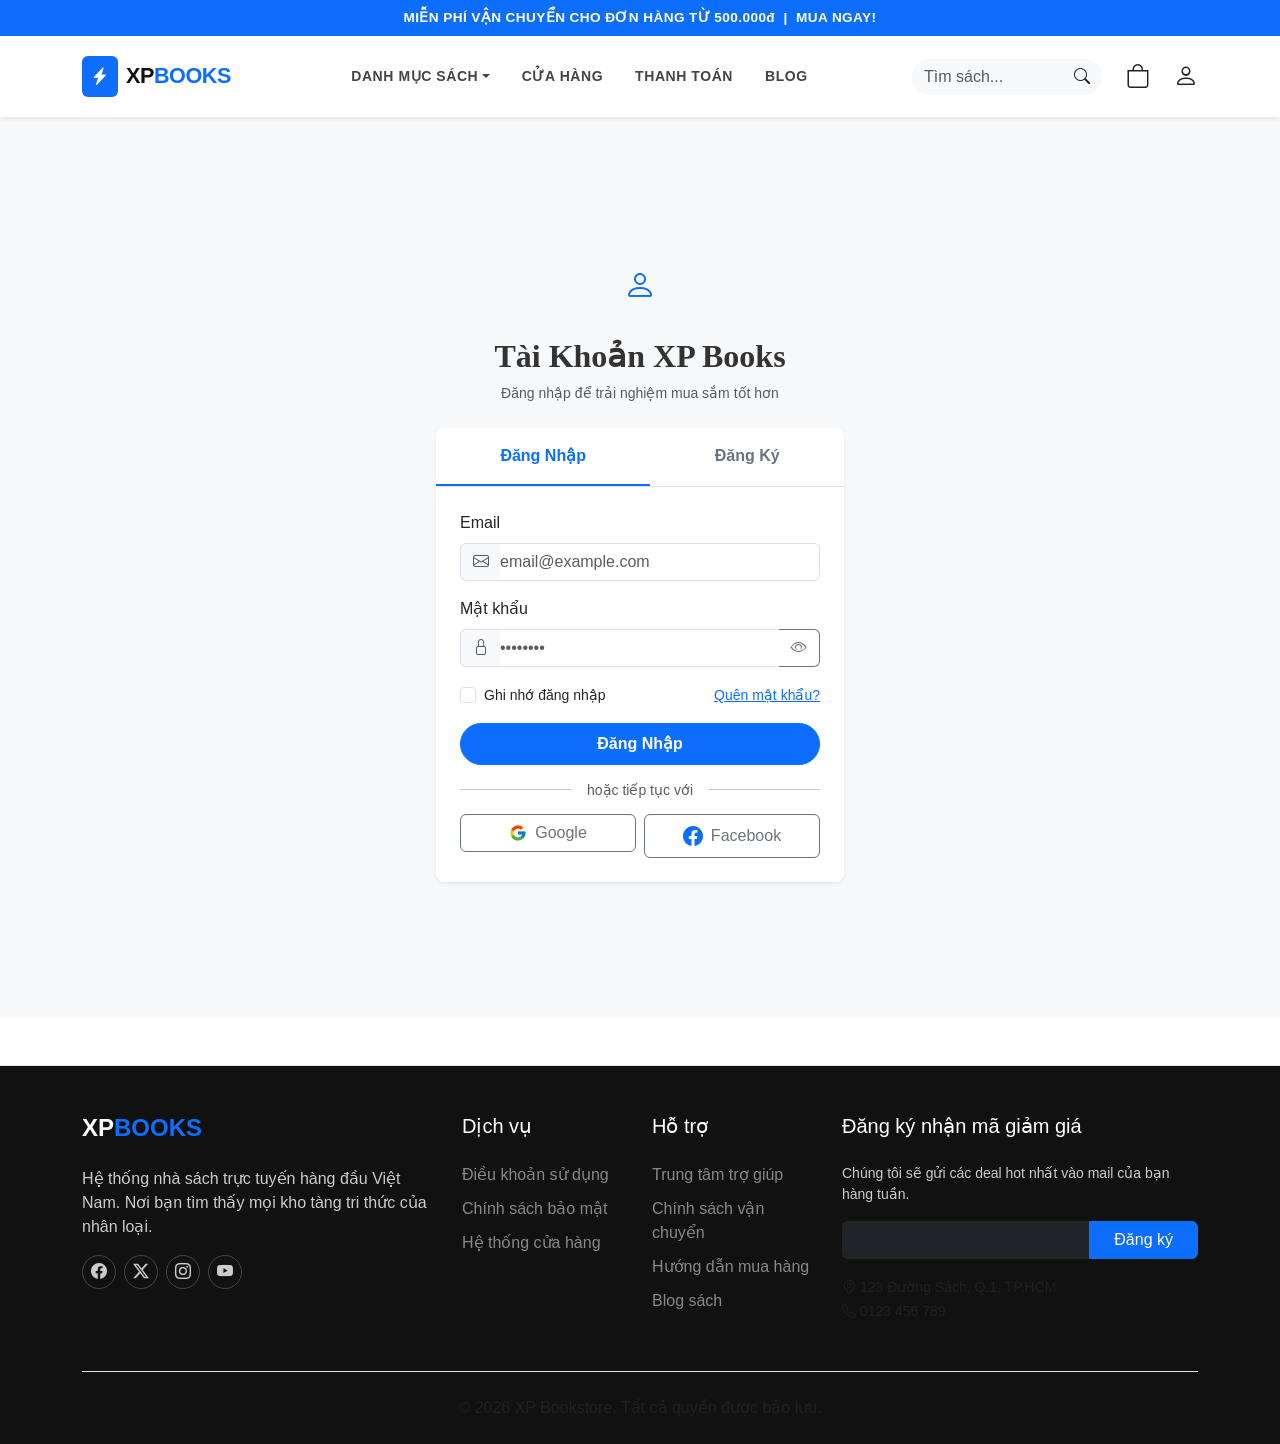
<file: DuAnWeb/de-tai-nhom/HTML/account.html>
<!DOCTYPE html>
<html lang="vi">

<head>
  <meta charset="UTF-8">
  <meta name="viewport" content="width=device-width, initial-scale=1.0">
  <title>Tài Khoản - XP Books</title>
  <link rel="stylesheet" href="https://cdn.jsdelivr.net/npm/bootstrap@5.3.2/dist/css/bootstrap.min.css">
  <link rel="stylesheet" href="https://cdn.jsdelivr.net/npm/bootstrap-icons@1.11.3/font/bootstrap-icons.min.css">
  <link rel="stylesheet" href="../CSS/style.css">
</head>

<body>

  <div id="navbar-placeholder"></div>

  <div class="d-flex align-items-center justify-content-center py-5 min-vh-100 bg-light">
    <div style="width:100%;max-width:440px" class="px-3">
      <div class="text-center mb-4">
        <div class="rounded-circle bg-light d-inline-flex align-items-center justify-content-center mb-3"
          style="width:70px;height:70px">
          <i class="bi bi-person text-primary fs-2"></i>
        </div>
        <h2 class="fw-bold">Tài Khoản XP Books</h2>
        <p class="text-muted small">Đăng nhập để trải nghiệm mua sắm tốt hơn</p>
      </div>

      <div class="card border-0 shadow-sm rounded-3 overflow-hidden">
        <!-- Tabs -->
        <div class="d-flex border-bottom">
          <button class="account-tab active flex-fill" id="tab-login" onclick="switchTab('login')">Đăng Nhập</button>
          <button class="account-tab flex-fill" id="tab-register" onclick="switchTab('register')">Đăng Ký</button>
        </div>

        <div id="success-alert" class="alert alert-success m-3 mb-0 d-flex align-items-center gap-2 py-2 d-none">
          <i class="bi bi-check-circle-fill"></i>
          <span id="success-msg"></span>
        </div>

        <!-- LOGIN FORM -->
        <div id="login-form" class="p-4">
          <form onsubmit="handleLogin(event)">
            <div class="mb-3">
              <label class="form-label fw-medium">Email</label>
              <div class="input-group">
                <span class="input-group-text bg-light border-end-0"><i class="bi bi-envelope text-muted"></i></span>
                <input type="email" class="form-control border-start-0 ps-0" id="login-email"
                  placeholder="email@example.com" required>
              </div>
            </div>
            <div class="mb-3">
              <label class="form-label fw-medium">Mật khẩu</label>
              <div class="input-group">
                <span class="input-group-text bg-light border-end-0"><i class="bi bi-lock text-muted"></i></span>
                <input type="password" class="form-control border-start-0 border-end-0 ps-0" id="login-password"
                  placeholder="••••••••" required>
                <button class="btn btn-outline-secondary border-start-0" type="button"
                  onclick="togglePwd('login-password', this)">
                  <i class="bi bi-eye"></i>
                </button>
              </div>
            </div>
            <div class="d-flex justify-content-between align-items-center mb-3">
              <div class="form-check mb-0">
                <input type="checkbox" class="form-check-input" id="remember">
                <label class="form-check-label small" for="remember">Ghi nhớ đăng nhập</label>
              </div>
              <a href="#" class="small text-primary">Quên mật khẩu?</a>
            </div>
            <button type="submit" class="btn btn-primary w-100 rounded-pill fw-bold py-2">Đăng Nhập</button>
            <div class="position-relative my-4">
              <hr>
              <span class="position-absolute top-50 start-50 translate-middle bg-white px-3 text-muted small">hoặc tiếp
                tục với</span>
            </div>
            <div class="row g-2">
              <div class="col-6">
                <button type="button"
                  class="btn btn-outline-secondary w-100 d-flex align-items-center justify-content-center gap-2">
                  <svg width="18" height="18" viewBox="0 0 48 48">
                    <path fill="#FFC107"
                      d="M43.611 20.083H42V20H24v8h11.303c-1.649 4.657-6.08 8-11.303 8c-6.627 0-12-5.373-12-12s5.373-12 12-12c3.059 0 5.842 1.154 7.961 3.039l5.657-5.657C34.046 6.053 29.268 4 24 4C12.955 4 4 12.955 4 24s8.955 20 20 20s20-8.955 20-20c0-1.341-.138-2.65-.389-3.917z" />
                    <path fill="#FF3D00"
                      d="m6.306 14.691 6.571 4.819C14.655 15.108 18.961 12 24 12c3.059 0 5.842 1.154 7.961 3.039l5.657-5.657C34.046 6.053 29.268 4 24 4C16.318 4 9.656 8.337 6.306 14.691z" />
                    <path fill="#4CAF50"
                      d="M24 44c5.166 0 9.86-1.977 13.409-5.192l-6.19-5.238A11.91 11.91 0 0 1 24 36c-5.202 0-9.619-3.317-11.283-7.946l-6.522 5.025C9.505 39.556 16.227 44 24 44z" />
                    <path fill="#1976D2"
                      d="M43.611 20.083H42V20H24v8h11.303a12.04 12.04 0 0 1-4.087 5.571l.003-.002 6.19 5.238C36.971 39.205 44 34 44 24c0-1.341-.138-2.65-.389-3.917z" />
                  </svg>
                  Google
                </button>
              </div>
              <div class="col-6">
                <button type="button"
                  class="btn btn-outline-secondary w-100 d-flex align-items-center justify-content-center gap-2">
                  <i class="bi bi-facebook text-primary fs-5"></i> Facebook
                </button>
              </div>
            </div>
          </form>
        </div>

        <!-- REGISTER FORM -->
        <div id="register-form" class="p-4 d-none">
          <form onsubmit="handleRegister(event)">
            <div class="mb-3">
              <label class="form-label fw-medium">Họ và tên</label>
              <div class="input-group">
                <span class="input-group-text bg-light border-end-0"><i class="bi bi-person text-muted"></i></span>
                <input type="text" class="form-control border-start-0 ps-0" id="reg-name" placeholder="Nguyễn Văn A"
                  required>
              </div>
            </div>
            <div class="mb-3">
              <label class="form-label fw-medium">Email</label>
              <div class="input-group">
                <span class="input-group-text bg-light border-end-0"><i class="bi bi-envelope text-muted"></i></span>
                <input type="email" class="form-control border-start-0 ps-0" id="reg-email"
                  placeholder="email@example.com" required>
              </div>
            </div>
            <div class="mb-3">
              <label class="form-label fw-medium">Số điện thoại</label>
              <div class="input-group">
                <span class="input-group-text bg-light border-end-0"><i class="bi bi-telephone text-muted"></i></span>
                <input type="tel" class="form-control border-start-0 ps-0" id="reg-phone" placeholder="0123 456 789">
              </div>
            </div>
            <div class="mb-3">
              <label class="form-label fw-medium">Mật khẩu</label>
              <div class="input-group">
                <span class="input-group-text bg-light border-end-0"><i class="bi bi-lock text-muted"></i></span>
                <input type="password" class="form-control border-start-0 border-end-0 ps-0" id="reg-pwd"
                  placeholder="Tối thiểu 6 ký tự" minlength="6" required>
                <button class="btn btn-outline-secondary border-start-0" type="button"
                  onclick="togglePwd('reg-pwd', this)">
                  <i class="bi bi-eye"></i>
                </button>
              </div>
            </div>
            <div class="mb-3">
              <label class="form-label fw-medium">Xác nhận mật khẩu</label>
              <div class="input-group">
                <span class="input-group-text bg-light border-end-0"><i class="bi bi-lock text-muted"></i></span>
                <input type="password" class="form-control border-start-0 ps-0" id="reg-confirm"
                  placeholder="Nhập lại mật khẩu" required>
              </div>
            </div>
            <div class="form-check mb-3">
              <input type="checkbox" class="form-check-input" id="agree" required>
              <label class="form-check-label small" for="agree">
                Tôi đồng ý với <a href="#" class="text-primary">Điều khoản sử dụng</a> và <a href="#"
                  class="text-primary">Chính sách bảo mật</a>
              </label>
            </div>
            <button type="submit" class="btn btn-primary w-100 rounded-pill fw-bold py-2">Tạo Tài Khoản</button>
          </form>
        </div>
      </div>
    </div>
  </div>

  <div id="footer-placeholder"></div>

  <script src="https://cdn.jsdelivr.net/npm/bootstrap@5.3.2/dist/js/bootstrap.bundle.min.js"></script>
  <script src="../JavaScript/books.js"></script>
  <script src="../JavaScript/cart.js"></script>
  <script src="../JavaScript/components.js"></script>
  <script>
    renderNavbar('');
    renderFooter();

    function switchTab(tab) {
      document.getElementById('login-form').classList.toggle('d-none', tab !== 'login');
      document.getElementById('register-form').classList.toggle('d-none', tab !== 'register');
      document.getElementById('tab-login').classList.toggle('active', tab === 'login');
      document.getElementById('tab-register').classList.toggle('active', tab === 'register');
      document.getElementById('success-alert').classList.add('d-none');
    }

    function showSuccess(msg) {
      const el = document.getElementById('success-alert');
      document.getElementById('success-msg').textContent = msg;
      el.classList.remove('d-none');
      setTimeout(() => el.classList.add('d-none'), 4000);
    }

    function togglePwd(inputId, btn) {
      const input = document.getElementById(inputId);
      const isHidden = input.type === 'password';
      input.type = isHidden ? 'text' : 'password';
      btn.innerHTML = isHidden ? '<i class="bi bi-eye-slash"></i>' : '<i class="bi bi-eye"></i>';
    }

    function handleLogin(e) {
      e.preventDefault();
      showSuccess('Đăng nhập thành công! Chào mừng bạn trở lại XP Books.');
    }

    function handleRegister(e) {
      e.preventDefault();
      const pwd = document.getElementById('reg-pwd').value;
      const confirm = document.getElementById('reg-confirm').value;
      if (pwd !== confirm) { alert('Mật khẩu xác nhận không khớp!'); return; }
      showSuccess('Tạo tài khoản thành công! Chào mừng bạn đến với XP Books.');
    }
  </script>
</body>

</html>
</file>
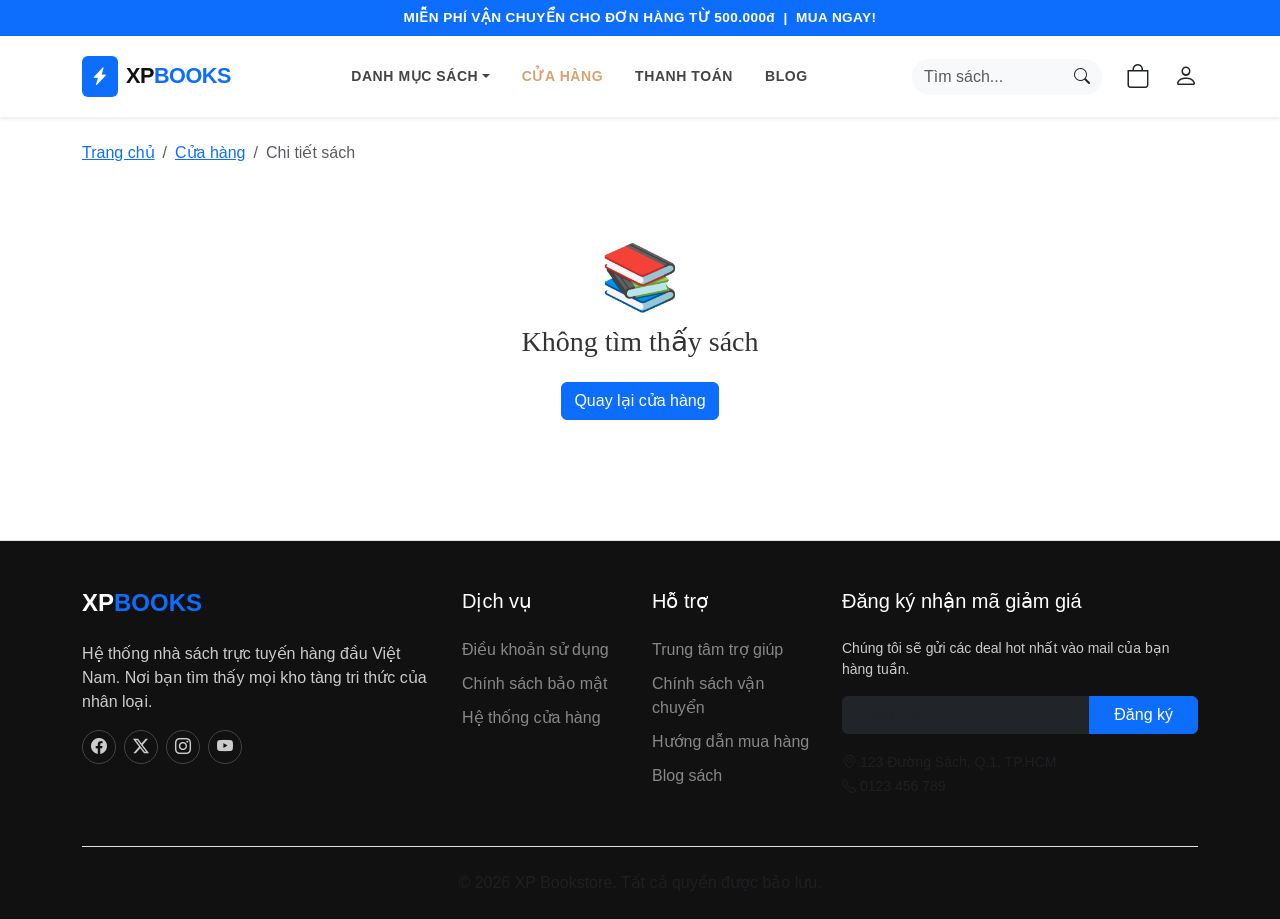
<file: DuAnWeb/de-tai-nhom/HTML/book-detail.html>
<!DOCTYPE html>
<html lang="vi">

<head>
  <meta charset="UTF-8">
  <meta name="viewport" content="width=device-width, initial-scale=1.0">
  <title>Chi Tiết Sách - XP Books</title>
  <link rel="stylesheet" href="https://cdn.jsdelivr.net/npm/bootstrap@5.3.2/dist/css/bootstrap.min.css">
  <link rel="stylesheet" href="https://cdn.jsdelivr.net/npm/bootstrap-icons@1.11.3/font/bootstrap-icons.min.css">
  <link rel="stylesheet" href="../CSS/style.css">
</head>

<body>

  <div id="navbar-placeholder"></div>

  <div class="container py-4">
    <nav aria-label="breadcrumb" class="mb-3">
      <ol class="breadcrumb">
        <li class="breadcrumb-item"><a href="index.html" class="text-primary">Trang chủ</a></li>
        <li class="breadcrumb-item"><a href="shop.html" class="text-primary">Cửa hàng</a></li>
        <li class="breadcrumb-item active" id="bc-title">Chi tiết sách</li>
      </ol>
    </nav>

    <div id="book-content"></div>
    <div id="related-section" class="mt-5 d-none">
      <h4 class="fw-bold mb-4">Sách Liên Quan</h4>
      <div class="row row-cols-1 row-cols-sm-2 row-cols-lg-4 g-4" id="related-books"></div>
    </div>
  </div>

  <div id="footer-placeholder"></div>

  <script src="https://cdn.jsdelivr.net/npm/bootstrap@5.3.2/dist/js/bootstrap.bundle.min.js"></script>
  <script src="../JavaScript/books.js"></script>
  <script src="../JavaScript/cart.js"></script>
  <script src="../JavaScript/components.js"></script>
  <script>
    renderNavbar('shop');
    renderFooter();

    const params = new URLSearchParams(window.location.search);
    const id = parseInt(params.get('id'));
    const book = BOOKS.find(b => b.id === id);

    if (!book) {
      document.getElementById('book-content').innerHTML = `
      <div class="text-center py-5">
        <div style="font-size:4rem">📚</div>
        <h3>Không tìm thấy sách</h3>
        <a href="shop.html" class="btn btn-primary mt-3">Quay lại cửa hàng</a>
      </div>`;
    } else {
      document.title = `${book.title} - XP Books`;
      document.getElementById('bc-title').textContent = book.title;
      const discount = Math.round((1 - book.price / book.originalPrice) * 100);

      document.getElementById('book-content').innerHTML = `
      <div class="card border-0 shadow-sm rounded-3 overflow-hidden">
        <div class="card-body p-4">
          <div class="row g-4">
            <div class="col-md-4 text-center">
              <div class="position-relative d-inline-block">
                <img src="${book.cover}" alt="${book.title}" class="img-fluid rounded-3 shadow" style="max-height:380px;object-fit:cover">
                ${book.isNew ? '<span class="badge bg-success position-absolute top-0 start-0 m-2">MỚI</span>' : ''}
                ${discount > 0 ? `<span class="badge bg-warning text-dark position-absolute top-0 end-0 m-2">-${discount}%</span>` : ''}
              </div>
              <div class="mt-4 d-flex gap-2 justify-content-center">
                <button class="btn btn-primary px-4 rounded-pill" onclick='Cart.addItem(${JSON.stringify({ id: book.id, title: book.title, author: book.author, price: book.price, cover: book.cover })})'>
                  <i class="bi bi-cart-plus"></i> Thêm vào giỏ
                </button>
                <button class="btn btn-outline-secondary rounded-pill" onclick='Cart.addItem(${JSON.stringify({ id: book.id, title: book.title, author: book.author, price: book.price, cover: book.cover })}); window.location.href="checkout.html"'>
                  Mua ngay
                </button>
              </div>
              <button class="btn btn-outline-secondary btn-sm mt-2 rounded-pill w-100">
                <i class="bi bi-heart"></i> Thêm vào yêu thích
              </button>
            </div>
            <div class="col-md-8">
              <span class="badge bg-light text-primary mb-2">${book.category}</span>
              <h2 class="fw-bold mb-1">${book.title}</h2>
              <p class="text-muted mb-2">Tác giả: <strong>${book.author}</strong></p>
              <div class="d-flex align-items-center gap-2 mb-3">
                ${renderStars(book.rating)}
                <strong>${book.rating}</strong>
                <span class="text-muted small">(${book.reviews.toLocaleString()} đánh giá)</span>
              </div>
              <div class="mb-4">
                <span class="fs-2 fw-bold text-primary">${formatPrice(book.price)}</span>
                ${book.originalPrice > book.price ? `<span class="text-muted text-decoration-line-through ms-2 fs-5">${formatPrice(book.originalPrice)}</span>` : ''}
              </div>
              <p class="text-muted lh-lg mb-4">${book.description}</p>
              <div class="row g-3 mb-4">
                <div class="col-4">
                  <div class="bg-light rounded-3 p-3 text-center">
                    <i class="bi bi-book text-primary fs-4 d-block mb-1"></i>
                    <small class="text-muted d-block">Số trang</small>
                    <strong>${book.pages}</strong>
                  </div>
                </div>
                <div class="col-4">
                  <div class="bg-light rounded-3 p-3 text-center">
                    <i class="bi bi-building text-primary fs-4 d-block mb-1"></i>
                    <small class="text-muted d-block">Nhà xuất bản</small>
                    <strong style="font-size:.8rem">${book.publisher.replace('NXB ', '')}</strong>
                  </div>
                </div>
                <div class="col-4">
                  <div class="bg-light rounded-3 p-3 text-center">
                    <i class="bi bi-calendar text-primary fs-4 d-block mb-1"></i>
                    <small class="text-muted d-block">Năm</small>
                    <strong>${new Date(book.addedDate).getFullYear()}</strong>
                  </div>
                </div>
              </div>
              <div class="d-flex gap-3 text-muted small">
                <span><i class="bi bi-truck text-primary"></i> Miễn phí vận chuyển từ 150.000đ</span>
                <span><i class="bi bi-shield-check text-primary"></i> Đảm bảo chính hãng</span>
              </div>
            </div>
          </div>
        </div>
      </div>`;

      const related = BOOKS.filter(b => b.category === book.category && b.id !== book.id).slice(0, 4);
      if (related.length > 0) {
        document.getElementById('related-section').classList.remove('d-none');
        document.getElementById('related-books').innerHTML = related.map(b => renderBookCard(b)).join('');
      }
    }
  </script>
</body>

</html>
</file>
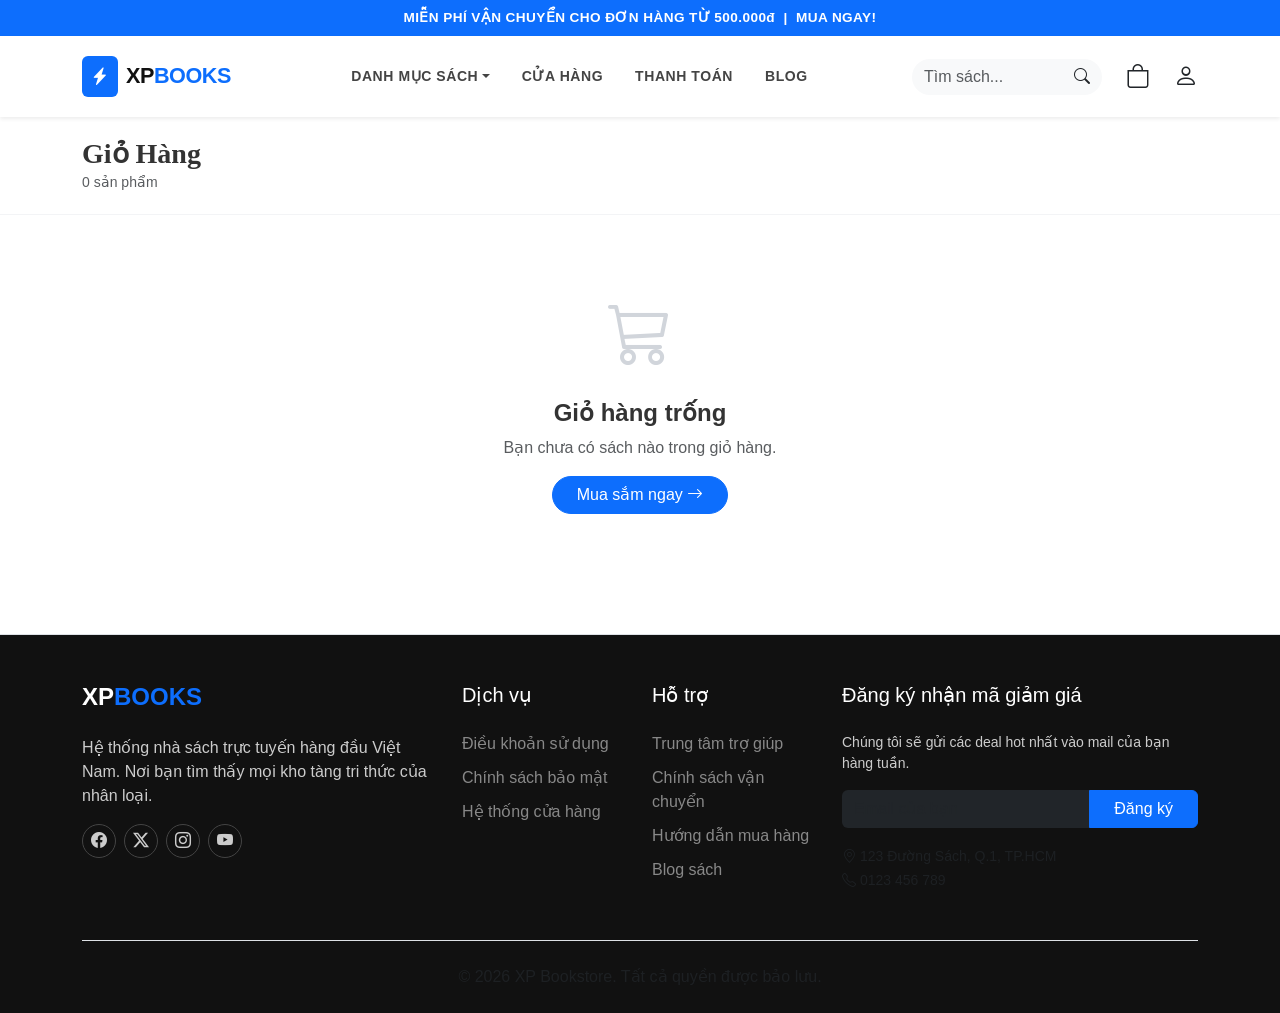
<file: DuAnWeb/de-tai-nhom/HTML/cart.html>
<!DOCTYPE html>
<html lang="vi">

<head>
  <meta charset="UTF-8">
  <meta name="viewport" content="width=device-width, initial-scale=1.0">
  <title>Giỏ Hàng - XP Books</title>
  <link rel="stylesheet" href="https://cdn.jsdelivr.net/npm/bootstrap@5.3.2/dist/css/bootstrap.min.css">
  <link rel="stylesheet" href="https://cdn.jsdelivr.net/npm/bootstrap-icons@1.11.3/font/bootstrap-icons.min.css">
  <link rel="stylesheet" href="../CSS/style.css">
</head>

<body>

  <div id="navbar-placeholder"></div>

  <div class="page-title-bar">
    <div class="container">
      <h1 class="fw-bold mb-0 fs-3">Giỏ Hàng</h1>
      <small class="text-muted" id="cart-count-label">0 sản phẩm</small>
    </div>
  </div>

  <div class="container py-4">
    <div id="empty-cart" class="text-center py-5 d-none">
      <i class="bi bi-cart3" style="font-size:4rem;color:#d1d5db"></i>
      <h4 class="mt-3 fw-bold">Giỏ hàng trống</h4>
      <p class="text-muted">Bạn chưa có sách nào trong giỏ hàng.</p>
      <a href="shop.html" class="btn btn-primary rounded-pill px-4">Mua sắm ngay <i class="bi bi-arrow-right"></i></a>
    </div>

    <div id="cart-main" class="d-none">
      <div class="row g-4">
        <div class="col-lg-8">
          <div class="card border-0 shadow-sm rounded-3">
            <div class="card-body p-0">
              <div id="cart-items-list"></div>
            </div>
          </div>
          <div class="d-flex justify-content-between align-items-center mt-3">
            <a href="shop.html" class="btn btn-outline-secondary btn-sm rounded-pill">
              <i class="bi bi-arrow-left"></i> Tiếp tục mua sắm
            </a>
            <button class="btn btn-outline-danger btn-sm rounded-pill" onclick="clearAll()">
              <i class="bi bi-trash"></i> Xóa tất cả
            </button>
          </div>
        </div>

        <div class="col-lg-4">
          <div class="card border-0 shadow-sm rounded-3 sticky-top" style="top:76px">
            <div class="card-body">
              <h5 class="fw-bold mb-3">Tóm Tắt Đơn Hàng</h5>
              <div class="d-flex justify-content-between mb-2 small">
                <span class="text-muted">Tạm tính</span>
                <span id="subtotal-val" class="fw-medium">0đ</span>
              </div>
              <div class="d-flex justify-content-between mb-2 small">
                <span class="text-muted">Phí vận chuyển</span>
                <span id="shipping-val" class="fw-medium">30.000đ</span>
              </div>
              <div id="free-ship-note" class="alert alert-warning py-1 px-2 small mb-2 d-none">
                Mua thêm <strong id="more-to-free">0đ</strong> để được miễn phí vận chuyển
              </div>
              <hr>
              <div class="d-flex justify-content-between mb-3 fw-bold">
                <span>Tổng cộng</span>
                <span class="text-primary fs-5" id="total-val">0đ</span>
              </div>
              <div class="input-group mb-3">
                <input type="text" class="form-control form-control-sm" placeholder="Mã giảm giá">
                <button class="btn btn-outline-secondary btn-sm">Áp dụng</button>
              </div>
              <a href="checkout.html" class="btn btn-primary w-100 rounded-pill fw-bold">
                Thanh Toán <i class="bi bi-arrow-right"></i>
              </a>
            </div>
          </div>
        </div>
      </div>
    </div>
  </div>

  <div id="footer-placeholder"></div>

  <script src="https://cdn.jsdelivr.net/npm/bootstrap@5.3.2/dist/js/bootstrap.bundle.min.js"></script>
  <script src="../JavaScript/books.js"></script>
  <script src="../JavaScript/cart.js"></script>
  <script src="../JavaScript/components.js"></script>
  <script>
    renderNavbar('');
    renderFooter();

    function renderCartPage() {
      const items = Cart.getItems();
      const total = Cart.getTotal();
      const shipping = total >= 150000 ? 0 : 30000;
      const grandTotal = total + shipping;

      document.getElementById('cart-count-label').textContent = `${items.length} sản phẩm`;

      if (items.length === 0) {
        document.getElementById('empty-cart').classList.remove('d-none');
        document.getElementById('cart-main').classList.add('d-none');
        return;
      }
      document.getElementById('empty-cart').classList.add('d-none');
      document.getElementById('cart-main').classList.remove('d-none');

      document.getElementById('subtotal-val').textContent = formatPrice(total);
      document.getElementById('shipping-val').textContent = shipping === 0 ? '<span class="text-success">Miễn phí</span>' : formatPrice(shipping);
      document.getElementById('shipping-val').innerHTML = shipping === 0 ? '<span class="text-success fw-medium">Miễn phí</span>' : formatPrice(shipping);
      document.getElementById('total-val').textContent = formatPrice(grandTotal);

      const noteEl = document.getElementById('free-ship-note');
      if (shipping > 0) {
        noteEl.classList.remove('d-none');
        document.getElementById('more-to-free').textContent = formatPrice(150000 - total);
      } else {
        noteEl.classList.add('d-none');
      }

      const list = document.getElementById('cart-items-list');
      list.innerHTML = items.map((item, idx) => `
      <div class="d-flex align-items-center gap-3 p-3 ${idx < items.length - 1 ? 'border-bottom' : ''}">
        <a href="book-detail.html?id=${item.id}">
          <img src="${item.cover}" alt="${item.title}" style="width:70px;height:95px;object-fit:cover;border-radius:8px">
        </a>
        <div class="flex-grow-1 min-width-0">
          <a href="book-detail.html?id=${item.id}" class="text-decoration-none">
            <h6 class="fw-semibold mb-1 text-dark" style="font-size:.9rem">${item.title}</h6>
          </a>
          <p class="text-muted small mb-2">${item.author}</p>
          <span class="fw-bold text-primary">${formatPrice(item.price)}</span>
        </div>
        <div class="d-flex align-items-center gap-2 flex-shrink-0">
          <div class="d-flex align-items-center border rounded-2">
            <button class="btn btn-sm px-2 py-1" onclick="changeQty(${item.id}, ${item.quantity - 1})"><i class="bi bi-dash"></i></button>
            <span class="px-2 fw-medium" style="min-width:30px;text-align:center">${item.quantity}</span>
            <button class="btn btn-sm px-2 py-1" onclick="changeQty(${item.id}, ${item.quantity + 1})"><i class="bi bi-plus"></i></button>
          </div>
          <span class="fw-bold small" style="min-width:80px;text-align:right">${formatPrice(item.price * item.quantity)}</span>
          <button class="btn btn-sm text-danger" onclick="removeItem(${item.id})" title="Xóa"><i class="bi bi-trash3"></i></button>
        </div>
      </div>`).join('');
    }

    function changeQty(id, qty) {
      Cart.updateQuantity(id, qty);
      renderCartPage();
    }

    function removeItem(id) {
      Cart.removeItem(id);
      renderCartPage();
    }

    function clearAll() {
      if (confirm('Bạn có chắc muốn xóa tất cả sản phẩm trong giỏ hàng?')) {
        Cart.clearCart();
        renderCartPage();
      }
    }

    renderCartPage();
  </script>
</body>

</html>
</file>
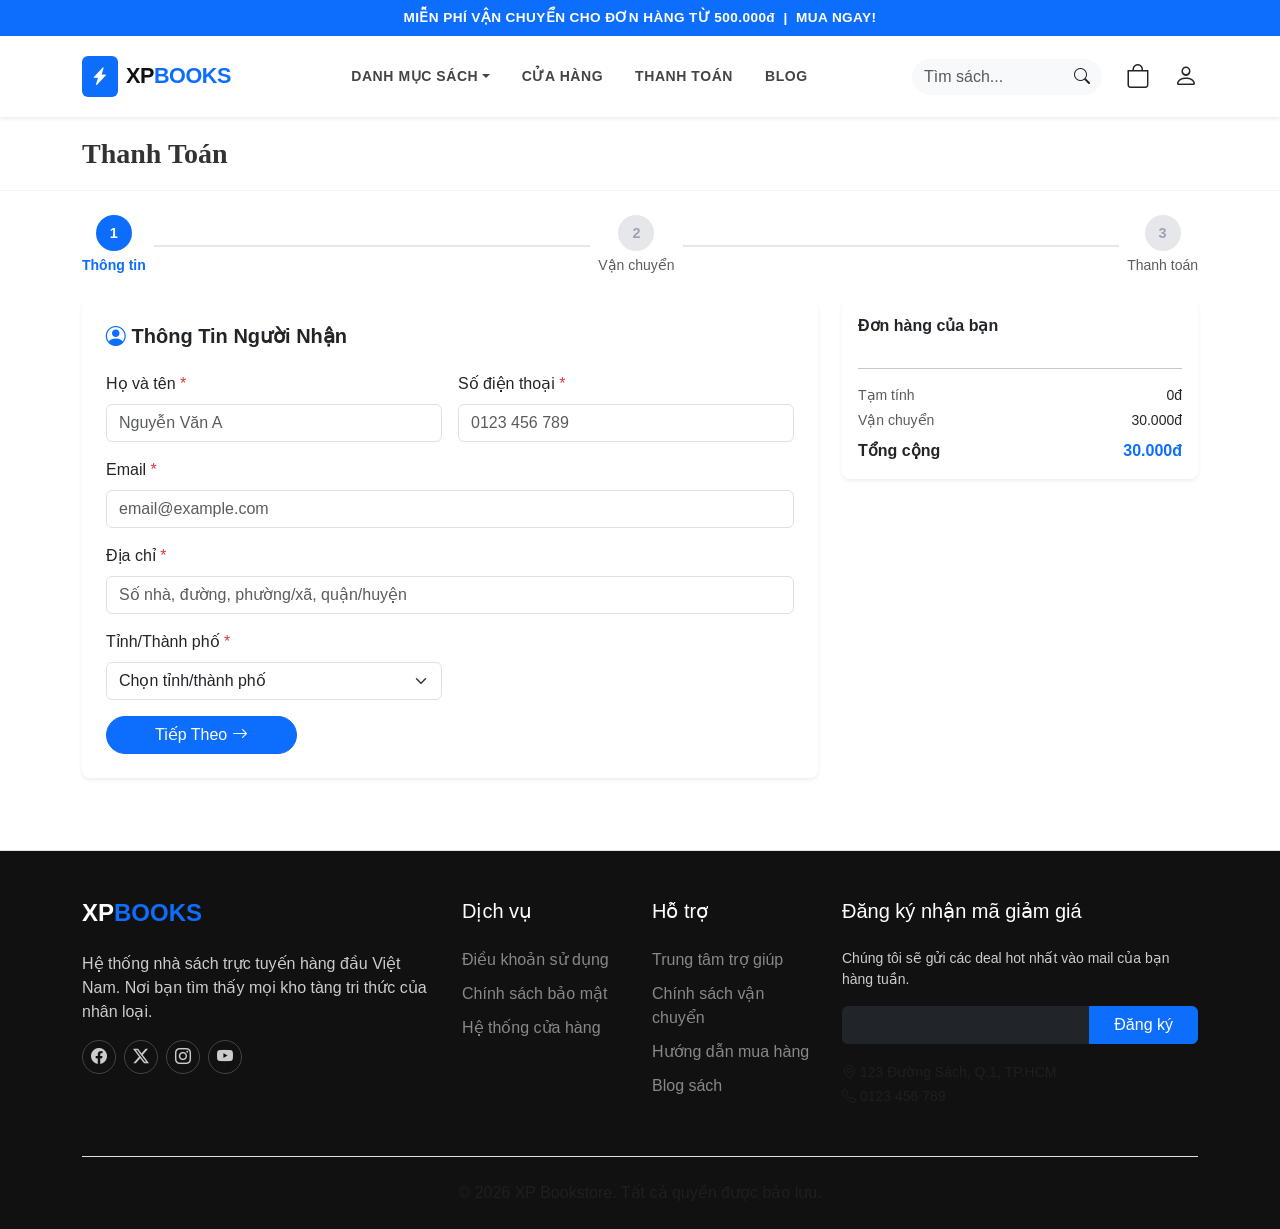
<file: DuAnWeb/de-tai-nhom/HTML/checkout.html>
<!DOCTYPE html>
<html lang="vi">

<head>
  <meta charset="UTF-8">
  <meta name="viewport" content="width=device-width, initial-scale=1.0">
  <title>Thanh Toán - XP Books</title>
  <link rel="stylesheet" href="https://cdn.jsdelivr.net/npm/bootstrap@5.3.2/dist/css/bootstrap.min.css">
  <link rel="stylesheet" href="https://cdn.jsdelivr.net/npm/bootstrap-icons@1.11.3/font/bootstrap-icons.min.css">
  <link rel="stylesheet" href="../CSS/style.css">
</head>

<body>

  <div id="navbar-placeholder"></div>

  <div class="page-title-bar">
    <div class="container">
      <h1 class="fw-bold mb-0 fs-3">Thanh Toán</h1>
    </div>
  </div>

  <div class="container py-4">
    <div class="d-flex align-items-center mb-4" id="steps-bar">
      <div class="text-center">
        <div class="step-circle active" id="step1-circle">1</div>
        <small class="d-block mt-1 text-primary fw-semibold">Thông tin</small>
      </div>
      <div class="step-line inactive flex-grow-1 mx-2" id="line1"></div>
      <div class="text-center">
        <div class="step-circle inactive" id="step2-circle">2</div>
        <small class="d-block mt-1 text-muted" id="step2-label">Vận chuyển</small>
      </div>
      <div class="step-line inactive flex-grow-1 mx-2" id="line2"></div>
      <div class="text-center">
        <div class="step-circle inactive" id="step3-circle">3</div>
        <small class="d-block mt-1 text-muted" id="step3-label">Thanh toán</small>
      </div>
    </div>

    <div id="success-view" class="d-none">
      <div class="card border-0 shadow-sm rounded-3 mx-auto text-center p-5" style="max-width:500px">
        <i class="bi bi-check-circle-fill text-success" style="font-size:4rem"></i>
        <h3 class="fw-bold mt-3 mb-2">Đặt Hàng Thành Công!</h3>
        <p class="text-muted mb-3">Cảm ơn bạn đã mua sắm tại XP Books. Đơn hàng của bạn đang được xử lý.</p>
        <div class="bg-light rounded-3 p-3 text-start mb-4">
          <p class="small mb-1 fw-semibold">Thông tin đơn hàng:</p>
          <p class="small text-muted mb-0" id="success-info"></p>
        </div>
        <a href="index.html" class="btn btn-primary rounded-pill px-5">Về Trang Chủ</a>
      </div>
    </div>

    <div id="checkout-view">
      <div class="row g-4">
        <div class="col-lg-8">
          <div id="step1" class="card border-0 shadow-sm rounded-3">
            <div class="card-body p-4">
              <h5 class="fw-bold mb-4"><i class="bi bi-person-circle text-primary"></i> Thông Tin Người Nhận</h5>
              <form id="form-info">
                <div class="row g-3">
                  <div class="col-md-6">
                    <label class="form-label fw-medium">Họ và tên <span class="text-danger">*</span></label>
                    <input type="text" class="form-control" id="f-name" required placeholder="Nguyễn Văn A">
                  </div>
                  <div class="col-md-6">
                    <label class="form-label fw-medium">Số điện thoại <span class="text-danger">*</span></label>
                    <input type="tel" class="form-control" id="f-phone" required placeholder="0123 456 789">
                  </div>
                  <div class="col-12">
                    <label class="form-label fw-medium">Email <span class="text-danger">*</span></label>
                    <input type="email" class="form-control" id="f-email" required placeholder="email@example.com">
                  </div>
                  <div class="col-12">
                    <label class="form-label fw-medium">Địa chỉ <span class="text-danger">*</span></label>
                    <input type="text" class="form-control" id="f-address" required
                      placeholder="Số nhà, đường, phường/xã, quận/huyện">
                  </div>
                  <div class="col-md-6">
                    <label class="form-label fw-medium">Tỉnh/Thành phố <span class="text-danger">*</span></label>
                    <select class="form-select" id="f-city" required>
                      <option value="">Chọn tỉnh/thành phố</option>
                      <option>Hà Nội</option>
                      <option>TP. Hồ Chí Minh</option>
                      <option>Đà Nẵng</option>
                      <option>Cần Thơ</option>
                      <option>Hải Phòng</option>
                      <option>Khác</option>
                    </select>
                  </div>
                  <div class="col-12">
                    <button type="submit" class="btn btn-primary rounded-pill px-5">Tiếp Theo <i
                        class="bi bi-arrow-right"></i></button>
                  </div>
                </div>
              </form>
            </div>
          </div>

          <div id="step2" class="card border-0 shadow-sm rounded-3 d-none">
            <div class="card-body p-4">
              <h5 class="fw-bold mb-4"><i class="bi bi-truck text-primary"></i> Phương Thức Vận Chuyển</h5>
              <div class="d-flex flex-column gap-3">
                <label class="d-flex align-items-center gap-3 border rounded-3 p-3 cursor-pointer"
                  style="cursor:pointer">
                  <input type="radio" name="shipping" value="standard" class="form-check-input mt-0" checked>
                  <div class="flex-grow-1">
                    <strong>Giao hàng tiêu chuẩn</strong>
                    <small class="d-block text-muted">Nhận hàng trong 3-5 ngày làm việc</small>
                  </div>
                  <span class="text-success fw-semibold" id="standard-price">Miễn phí</span>
                </label>
                <label class="d-flex align-items-center gap-3 border rounded-3 p-3" style="cursor:pointer">
                  <input type="radio" name="shipping" value="express" class="form-check-input mt-0">
                  <div class="flex-grow-1">
                    <strong>Giao hàng nhanh</strong>
                    <small class="d-block text-muted">Nhận hàng trong 1-2 ngày làm việc</small>
                  </div>
                  <span class="fw-semibold text-primary">60.000đ</span>
                </label>
              </div>
              <div class="d-flex gap-2 mt-4">
                <button class="btn btn-outline-secondary rounded-pill" onclick="goStep(1)"><i
                    class="bi bi-arrow-left"></i> Quay lại</button>
                <button class="btn btn-primary rounded-pill px-4" onclick="goStep(3)">Tiếp Theo <i
                    class="bi bi-arrow-right"></i></button>
              </div>
            </div>
          </div>

          <div id="step3" class="card border-0 shadow-sm rounded-3 d-none">
            <div class="card-body p-4">
              <h5 class="fw-bold mb-4"><i class="bi bi-credit-card text-primary"></i> Phương Thức Thanh Toán</h5>
              <div class="d-flex flex-column gap-3">
                <label class="d-flex align-items-center gap-3 border rounded-3 p-3" style="cursor:pointer">
                  <input type="radio" name="payment" value="cod" class="form-check-input mt-0" checked>
                  <span style="font-size:1.4rem">💵</span>
                  <div>
                    <strong>Thanh toán khi nhận hàng (COD)</strong>
                    <small class="d-block text-muted">Trả tiền mặt khi nhận hàng</small>
                  </div>
                </label>
                <label class="d-flex align-items-center gap-3 border rounded-3 p-3" style="cursor:pointer">
                  <input type="radio" name="payment" value="bank" class="form-check-input mt-0">
                  <span style="font-size:1.4rem">🏦</span>
                  <div>
                    <strong>Chuyển khoản ngân hàng</strong>
                    <small class="d-block text-muted">Hướng dẫn thanh toán qua email</small>
                  </div>
                </label>
                <label class="d-flex align-items-center gap-3 border rounded-3 p-3" style="cursor:pointer">
                  <input type="radio" name="payment" value="momo" class="form-check-input mt-0">
                  <span style="font-size:1.4rem">📱</span>
                  <div>
                    <strong>Ví MoMo</strong>
                    <small class="d-block text-muted">Thanh toán qua ứng dụng MoMo</small>
                  </div>
                </label>
                <label class="d-flex align-items-center gap-3 border rounded-3 p-3" style="cursor:pointer">
                  <input type="radio" name="payment" value="vnpay" class="form-check-input mt-0">
                  <span style="font-size:1.4rem">💳</span>
                  <div>
                    <strong>VNPay</strong>
                    <small class="d-block text-muted">Thẻ ATM/Visa/Mastercard qua VNPay</small>
                  </div>
                </label>
              </div>
              <div class="d-flex gap-2 mt-4">
                <button class="btn btn-outline-secondary rounded-pill" onclick="goStep(2)"><i
                    class="bi bi-arrow-left"></i> Quay lại</button>
                <button class="btn btn-primary rounded-pill px-4 fw-bold" onclick="placeOrder()">
                  <i class="bi bi-check-lg"></i> Xác Nhận Đặt Hàng
                </button>
              </div>
            </div>
          </div>
        </div>

        <div class="col-lg-4">
          <div class="card border-0 shadow-sm rounded-3 sticky-top" style="top:76px">
            <div class="card-body">
              <h6 class="fw-bold mb-3">Đơn hàng của bạn</h6>
              <div id="order-summary-items" style="max-height:260px;overflow-y:auto"></div>
              <hr>
              <div class="d-flex justify-content-between small mb-1">
                <span class="text-muted">Tạm tính</span>
                <span id="sum-subtotal">0đ</span>
              </div>
              <div class="d-flex justify-content-between small mb-2">
                <span class="text-muted">Vận chuyển</span>
                <span id="sum-shipping">0đ</span>
              </div>
              <div class="d-flex justify-content-between fw-bold">
                <span>Tổng cộng</span>
                <span class="text-primary" id="sum-total">0đ</span>
              </div>
            </div>
          </div>
        </div>
      </div>
    </div>
  </div>

  <div id="footer-placeholder"></div>

  <script src="https://cdn.jsdelivr.net/npm/bootstrap@5.3.2/dist/js/bootstrap.bundle.min.js"></script>
  <script src="../JavaScript/books.js"></script>
  <script src="../JavaScript/cart.js"></script>
  <script src="../JavaScript/components.js"></script>
  <script>
    renderNavbar('');
    renderFooter();

    let currentStep = 1;
    const items = Cart.getItems();
    const subtotal = Cart.getTotal();
    const shipping = subtotal >= 150000 ? 0 : 30000;
    const total = subtotal + shipping;

    document.getElementById('standard-price').textContent = shipping === 0 ? 'Miễn phí' : formatPrice(shipping);
    document.getElementById('sum-subtotal').textContent = formatPrice(subtotal);
    document.getElementById('sum-shipping').innerHTML = shipping === 0 ? '<span class="text-success">Miễn phí</span>' : formatPrice(shipping);
    document.getElementById('sum-total').textContent = formatPrice(total);

    document.getElementById('order-summary-items').innerHTML = items.map(item => `
    <div class="d-flex align-items-center gap-2 mb-2">
      <img src="${item.cover}" style="width:44px;height:60px;object-fit:cover;border-radius:6px">
      <div class="flex-grow-1">
        <div class="small fw-medium text-truncate" style="max-width:180px">${item.title}</div>
        <small class="text-muted">x${item.quantity}</small>
      </div>
      <span class="small fw-bold">${formatPrice(item.price * item.quantity)}</span>
    </div>`).join('');

    document.getElementById('form-info').addEventListener('submit', function (e) {
      e.preventDefault();
      goStep(2);
    });

    function goStep(n) {
      document.getElementById(`step${currentStep}`).classList.add('d-none');
      currentStep = n;
      document.getElementById(`step${n}`).classList.remove('d-none');
      updateStepBar();
    }

    function updateStepBar() {
      for (let i = 1; i <= 3; i++) {
        const circle = document.getElementById(`step${i}-circle`);
        const label = document.getElementById(`step${i}-label`);
        if (i < currentStep) { circle.className = 'step-circle done'; circle.innerHTML = '<i class="bi bi-check-lg"></i>'; }
        else if (i === currentStep) { circle.className = 'step-circle active'; circle.textContent = i; if (label) { label.className = 'd-block mt-1 text-primary fw-semibold'; } }
        else { circle.className = 'step-circle inactive'; circle.textContent = i; if (label) { label.className = 'd-block mt-1 text-muted'; } }
      }
      for (let i = 1; i <= 2; i++) {
        document.getElementById(`line${i}`).className = `step-line flex-grow-1 mx-2 ${i < currentStep ? 'done' : 'inactive'}`;
      }
    }

    function placeOrder() {
      const name = document.getElementById('f-name').value;
      const phone = document.getElementById('f-phone').value;
      const address = document.getElementById('f-address').value;
      const city = document.getElementById('f-city').value;
      document.getElementById('success-info').innerHTML = `Người nhận: ${name}<br>Điện thoại: ${phone}<br>Địa chỉ: ${address}, ${city}<br>Tổng tiền: ${formatPrice(total)}`;
      Cart.clearCart();
      document.getElementById('checkout-view').classList.add('d-none');
      document.getElementById('success-view').classList.remove('d-none');
      document.getElementById('steps-bar').classList.add('d-none');
    }
  </script>
</body>

</html>
</file>
<file: DuAnWeb/de-tai-nhom/CSS/style.css>
/* ==============================
   XP Books - Main Stylesheet
   ============================== */

body {
  font-family: "Inter", sans-serif;
  color: #333;
  overflow-x: hidden;
}
h1, h2, h3, .playfair {
  font-family: "Playfair Display", serif;
}

/* ---- Announcement Bar ---- */
.announcement-bar {
  background: #0d6efd;
  color: #fff;
  text-align: center;
  padding: 8px 0;
  font-size: .85rem;
  font-weight: 700;
  letter-spacing: .03em;
}

/* ---- Navbar ---- */
.navbar {
  transition: all 0.3s;
  padding: 15px 0;
}
.navbar-brand .brand-icon {
  background: #0d6efd;
  padding: 7px 9px;
  border-radius: 6px;
  color: #fff;
  font-size: 1.1rem;
}
.navbar-brand .brand-name {
  font-weight: 700;
  font-size: 1.35rem;
  letter-spacing: -.02em;
  color: #111;
}
.navbar-brand .brand-name span {
  color: #0d6efd;
}
.nav-link {
  font-weight: 600;
  font-size: 14px;
  color: #444 !important;
  letter-spacing: .04em;
  transition: .3s;
}
.nav-link:hover, .nav-link.active-page {
  color: #d4a373 !important;
}

/* Mega Menu */
.dr-menu {
  width: 100%;
  left: 0;
  right: 0;
  border: none;
  box-shadow: 0 15px 30px rgba(0,0,0,.1);
  border-top: 4px solid #0d6efd;
}

/* Cart icon badge */
#cart-badge {
  position: absolute;
  top: -8px;
  right: -8px;
  width: 18px;
  height: 18px;
  border-radius: 50%;
  background: #dc3545;
  color: #fff;
  font-size: .65rem;
  font-weight: 700;
  display: none;
  align-items: center;
  justify-content: center;
}

/* ---- Hero Section ---- */
.sec {
  background:
    linear-gradient(rgba(10, 66, 117, 0.82), rgba(10, 66, 117, 0.82)),
    url("../IMG/bgr.avif");
  background-size: cover;
  background-position: center;
  min-height: 80vh;
  color: #fff;
  display: flex;
  align-items: center;
}
.sec h1 { text-shadow: 0 2px 12px rgba(0,0,0,.3); }

/* ---- Book Card ---- */
.b-card {
  border: none;
  border-radius: 0;
  background: #fff;
  transition: .5s;
}
.b-card .img-wrapper {
  position: relative;
  overflow: hidden;
  background: #f0f0f0;
  padding: 20px;
}
.b-card img {
  transition: .5s;
  width: 100%;
  height: 280px;
  object-fit: contain;
}
.b-card:hover img {
  transform: scale(1.05);
}
.overlay-tools {
  position: absolute;
  bottom: -50px;
  left: 0;
  right: 0;
  display: flex;
  justify-content: center;
  gap: 10px;
  transition: .4s;
  z-index: 2;
}
.b-card:hover .overlay-tools {
  bottom: 20px;
}
.tool-btn {
  width: 40px;
  height: 40px;
  border-radius: 50%;
  background: #fff;
  display: flex;
  align-items: center;
  justify-content: center;
  box-shadow: 0 4px 10px rgba(0,0,0,.2);
  cursor: pointer;
  transition: .2s;
  text-decoration: none;
  border: none;
}
.tool-btn:hover { background: #0d6efd; color: #fff !important; }

/* ---- Features Section ---- */
.features-section {
  background: #f0f4f8;
}

/* ---- Category card (categories page) ---- */
.cat-card {
  border-radius: 10px;
  border: 1.5px solid #e5e7eb;
  transition: all .25s;
  text-decoration: none;
  color: inherit;
  display: block;
}
.cat-card:hover {
  border-color: #0d6efd;
  background: #eff6ff;
  color: #0d6efd;
}
.cat-icon { font-size: 1.8rem; }

/* ---- Page title bar ---- */
.page-title-bar {
  background: #fff;
  border-bottom: 1px solid #f3f4f6;
  padding: 1.25rem 0;
}

/* ---- Filter sidebar ---- */
.filter-sidebar .list-group-item {
  border: none;
  padding: .4rem .75rem;
  border-radius: 8px;
  cursor: pointer;
}
.filter-sidebar .list-group-item:hover,
.filter-sidebar .list-group-item.active {
  background-color: #eff6ff;
  color: #0d6efd;
  font-weight: 600;
}

/* ---- Shop product card (shop page) ---- */
.shop-card {
  border: 1px solid #f0f0f0;
  border-radius: 8px;
  overflow: hidden;
  transition: box-shadow .25s, transform .25s;
}
.shop-card:hover {
  box-shadow: 0 8px 20px rgba(0,0,0,.1);
  transform: translateY(-3px);
}
.shop-card-img {
  height: 200px;
  object-fit: cover;
  width: 100%;
  transition: transform .4s;
  background: #f0f0f0;
}
.shop-card:hover .shop-card-img { transform: scale(1.04); }

/* ---- Blog card ---- */
.blog-card {
  border-radius: 10px;
  overflow: hidden;
  transition: box-shadow .25s, transform .25s;
}
.blog-card:hover {
  box-shadow: 0 10px 24px rgba(0,0,0,.1) !important;
  transform: translateY(-3px);
}
.blog-img {
  height: 200px;
  object-fit: cover;
  width: 100%;
  transition: transform .4s;
}
.blog-card:hover .blog-img { transform: scale(1.05); }

/* ---- Checkout steps ---- */
.step-circle {
  width: 36px;
  height: 36px;
  border-radius: 50%;
  display: inline-flex;
  align-items: center;
  justify-content: center;
  font-weight: 700;
  font-size: .9rem;
}
.step-circle.done { background: #0d6efd; color: #fff; }
.step-circle.active { background: #0d6efd; color: #fff; }
.step-circle.inactive { background: #e5e7eb; color: #9ca3af; }
.step-line { flex: 1; height: 2px; }
.step-line.done { background: #0d6efd; }
.step-line.inactive { background: #e5e7eb; }

/* ---- Account tabs ---- */
.account-tab {
  border: none;
  border-bottom: 2px solid transparent;
  background: none;
  font-weight: 600;
  padding: 1rem 1.5rem;
  color: #6b7280;
  transition: all .2s;
}
.account-tab.active, .account-tab:hover {
  color: #0d6efd;
  border-bottom-color: #0d6efd;
}

/* ---- Footer ---- */
footer {
  background: #111;
  color: #ccc;
}
footer h5 {
  color: #fff;
  margin-bottom: 25px;
}
.footer-link {
  color: #888;
  text-decoration: none;
  transition: .3s;
  display: block;
  margin-bottom: 10px;
}
.footer-link:hover {
  color: #d4a373;
  padding-left: 5px;
}
footer h4 a { text-decoration: none; color: #fff; }
.social-icon {
  width: 34px;
  height: 34px;
  border-radius: 50%;
  border: 1px solid #444;
  display: inline-flex;
  align-items: center;
  justify-content: center;
  color: #ccc;
  text-decoration: none;
  transition: .2s;
}
.social-icon:hover { border-color: #d4a373; color: #d4a373; }

/* ---- Utilities ---- */
.text-truncate-2 {
  display: -webkit-box;
  -webkit-line-clamp: 2;
  -webkit-box-orient: vertical;
  overflow: hidden;
}
.qty-input {
  width: 42px;
  text-align: center;
  border: 1px solid #e5e7eb;
  border-radius: 6px;
  padding: 2px 4px;
}
.qty-input::-webkit-outer-spin-button,
.qty-input::-webkit-inner-spin-button { -webkit-appearance: none; }
</file>
